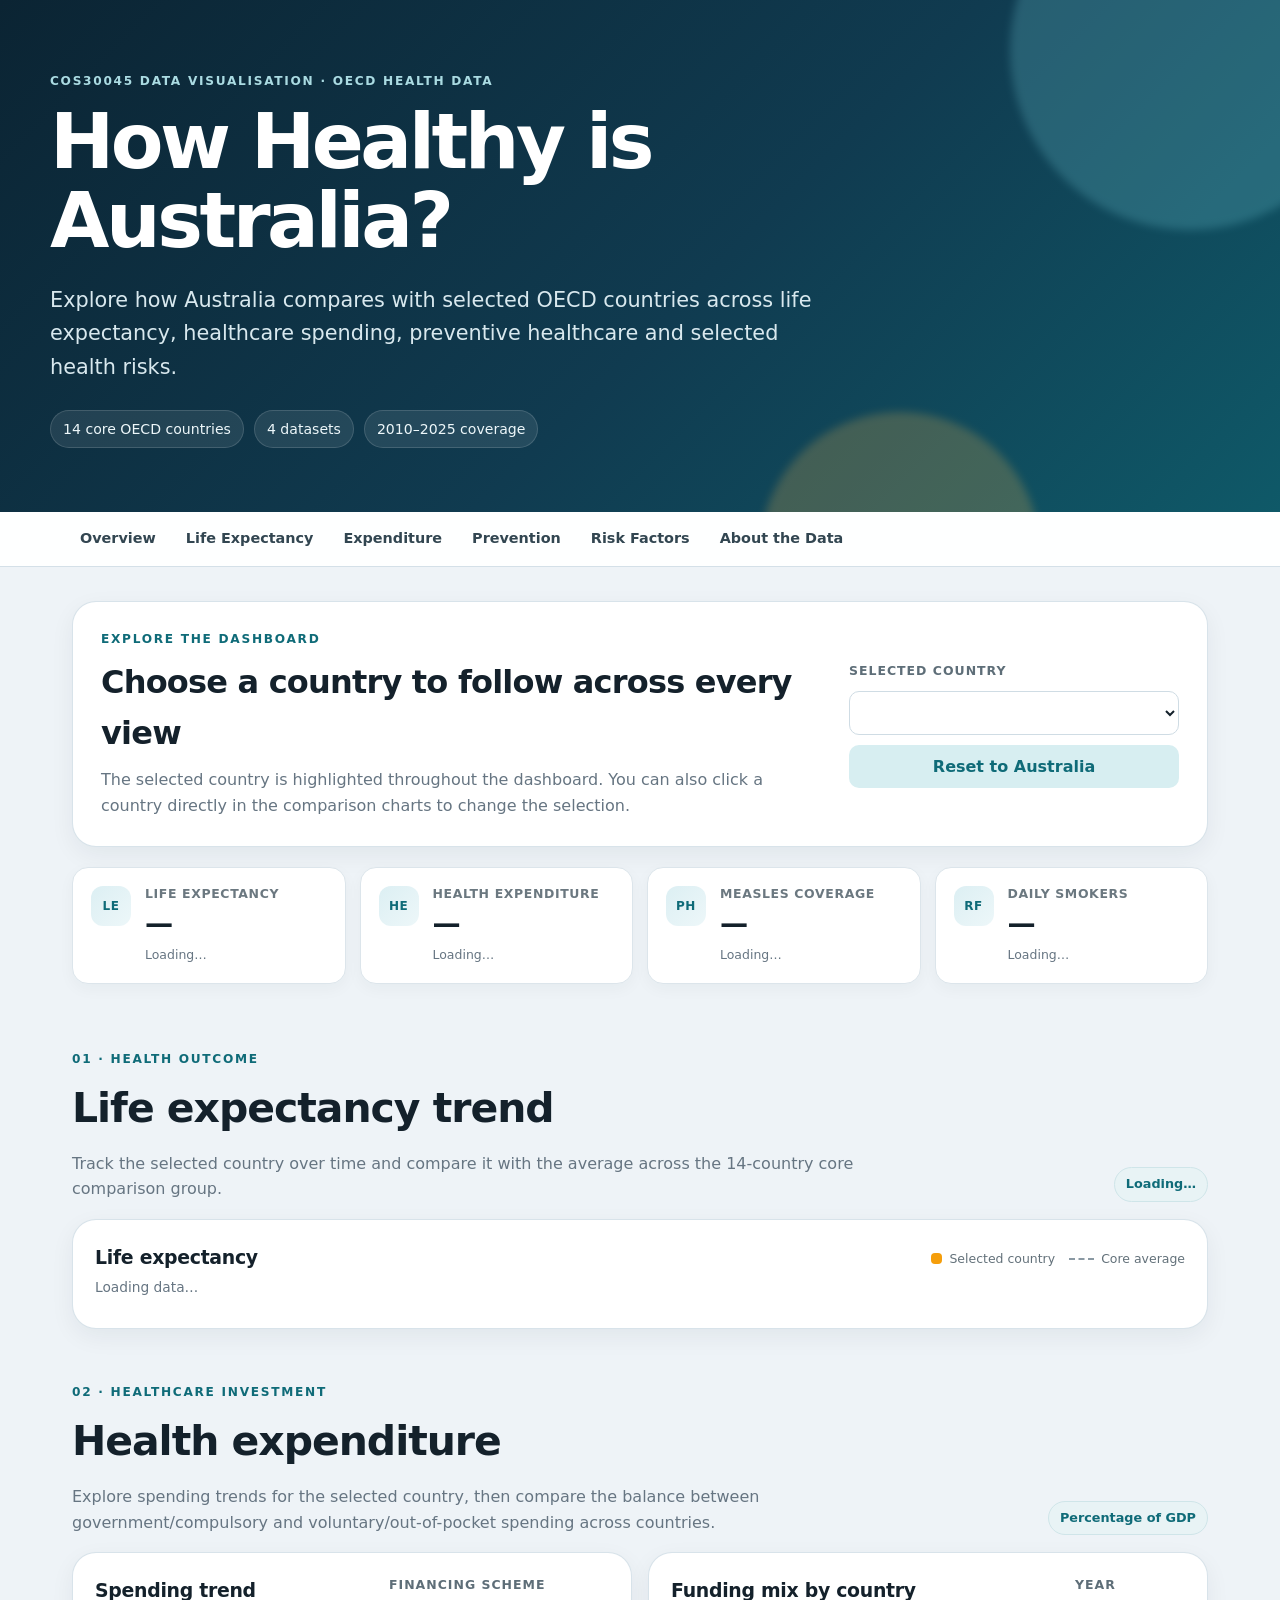
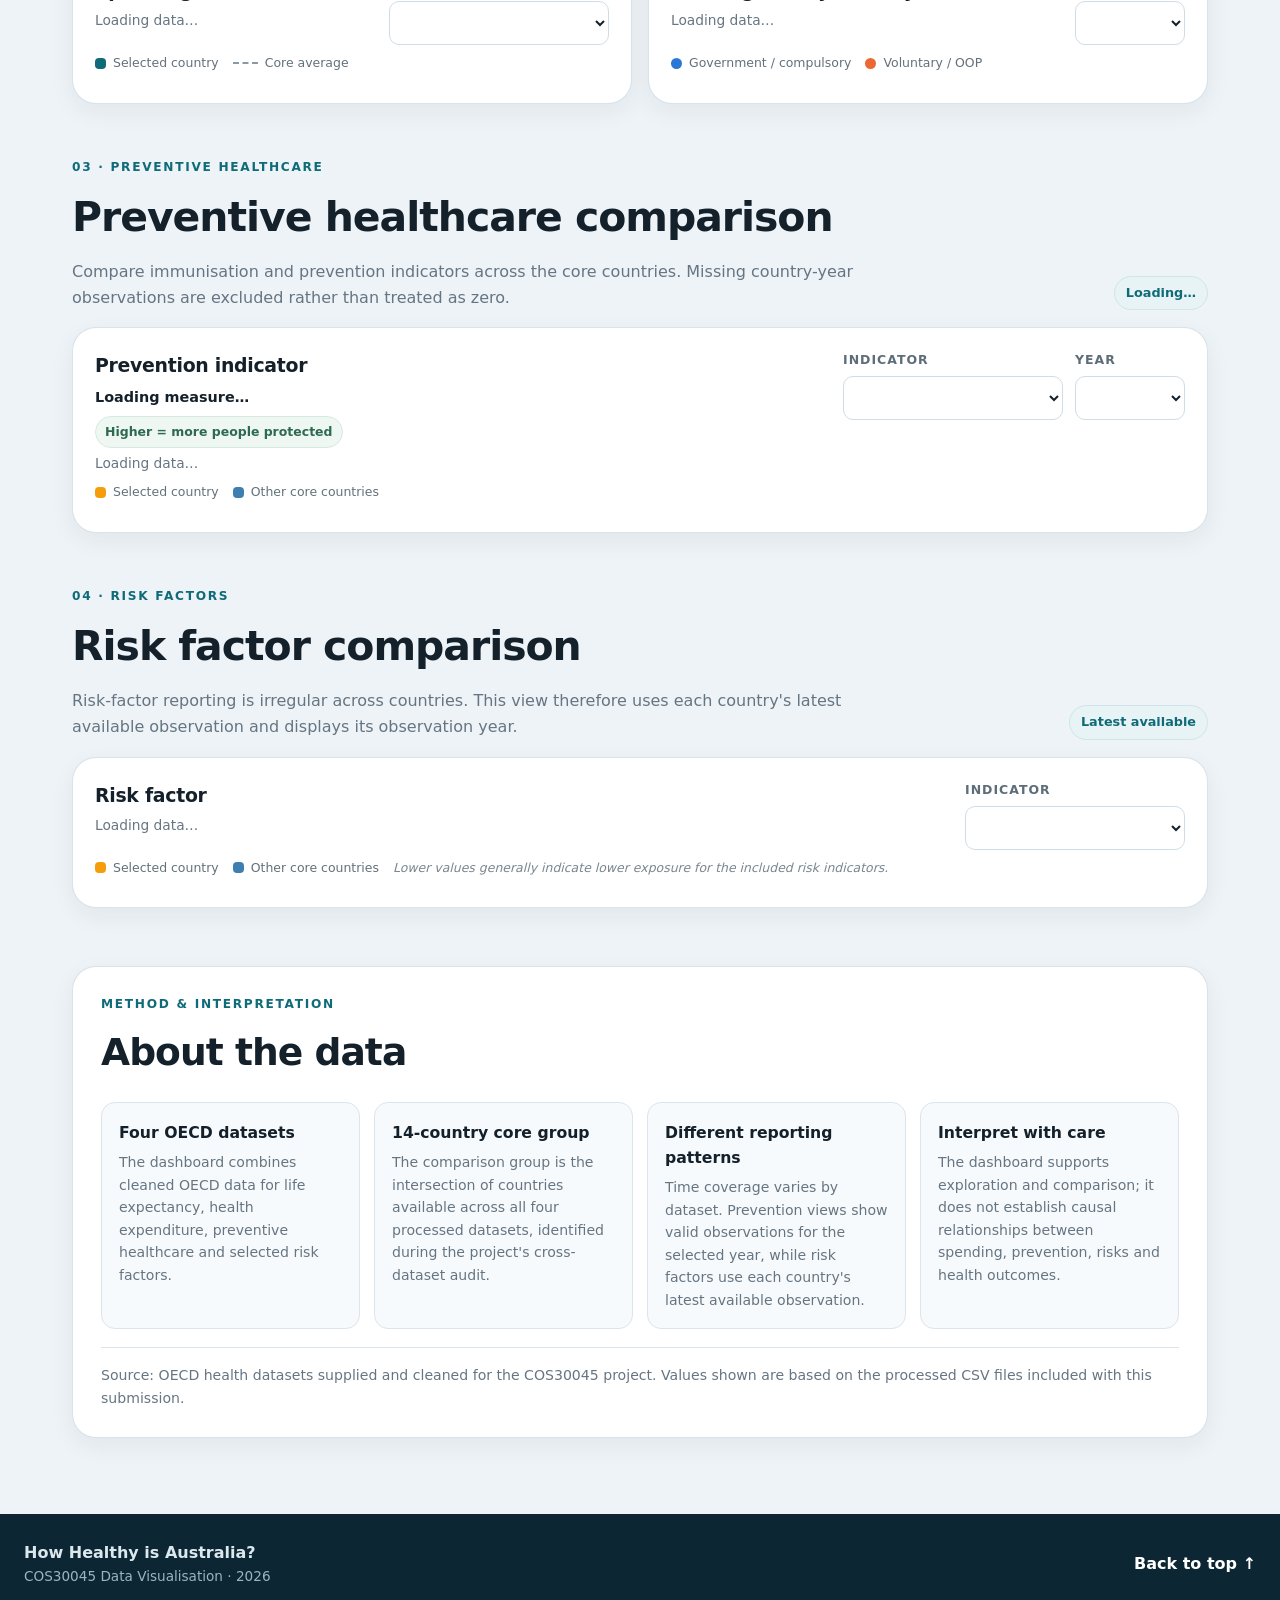
<file: index.html>
<!DOCTYPE html>
<html lang="en">
<head>
    <meta charset="UTF-8">
    <meta name="viewport" content="width=device-width, initial-scale=1.0">
    <meta name="description" content="Interactive OECD health dashboard comparing Australia with selected OECD countries across life expectancy, health expenditure, prevention and risk factors.">
    <title>How Healthy is Australia? | OECD Health Explorer</title>
    <link rel="stylesheet" href="Css/style.css">
    <script src="https://d3js.org/d3.v7.min.js"></script>
</head>
<body>
    <header class="hero" id="overview">
        <div class="hero__glow hero__glow--one" aria-hidden="true"></div>
        <div class="hero__glow hero__glow--two" aria-hidden="true"></div>
        <div class="hero__inner">
            <div class="eyebrow">COS30045 Data Visualisation · OECD Health Data</div>
            <h1>How Healthy is Australia?</h1>
            <p class="hero__lead">
                Explore how Australia compares with selected OECD countries across life expectancy,
                healthcare spending, preventive healthcare and selected health risks.
            </p>
            <div class="hero__meta" aria-label="Dashboard scope">
                <span>14 core OECD countries</span>
                <span>4 datasets</span>
                <span>2010–2025 coverage</span>
            </div>
        </div>
    </header>

    <nav class="top-nav" aria-label="Dashboard sections">
        <div class="top-nav__inner">
            <a href="#overview">Overview</a>
            <a href="#life-section">Life Expectancy</a>
            <a href="#expenditure-section">Expenditure</a>
            <a href="#prevention-section">Prevention</a>
            <a href="#risk-section">Risk Factors</a>
            <a href="#about-data">About the Data</a>
        </div>
    </nav>

    <main class="page-shell">
        <section class="control-panel" aria-labelledby="explore-title">
            <div>
                <div class="section-kicker">Explore the dashboard</div>
                <h2 id="explore-title">Choose a country to follow across every view</h2>
                <p>
                    The selected country is highlighted throughout the dashboard. You can also click
                    a country directly in the comparison charts to change the selection.
                </p>
            </div>
            <div class="global-control">
                <label for="globalCountrySelect">Selected country</label>
                <div class="select-wrap">
                    <select id="globalCountrySelect" aria-label="Selected country"></select>
                </div>
                <button type="button" class="button button--ghost" id="resetAustralia">Reset to Australia</button>
            </div>
        </section>

        <section class="summary-grid" aria-label="Selected country summary">
            <article class="summary-card">
                <div class="summary-card__icon">LE</div>
                <div class="summary-card__body">
                    <span class="summary-card__label">Life expectancy</span>
                    <strong id="summaryLifeValue">—</strong>
                    <span id="summaryLifeMeta">Loading…</span>
                </div>
            </article>
            <article class="summary-card">
                <div class="summary-card__icon">HE</div>
                <div class="summary-card__body">
                    <span class="summary-card__label">Health expenditure</span>
                    <strong id="summaryExpValue">—</strong>
                    <span id="summaryExpMeta">Loading…</span>
                </div>
            </article>
            <article class="summary-card">
                <div class="summary-card__icon">PH</div>
                <div class="summary-card__body">
                    <span class="summary-card__label" id="summaryPreventionLabel">Measles coverage</span>
                    <strong id="summaryPrevValue">—</strong>
                    <span id="summaryPrevMeta">Loading…</span>
                </div>
            </article>
            <article class="summary-card">
                <div class="summary-card__icon">RF</div>
                <div class="summary-card__body">
                    <span class="summary-card__label" id="summaryRiskLabel">Daily smokers</span>
                    <strong id="summaryRiskValue">—</strong>
                    <span id="summaryRiskMeta">Loading…</span>
                </div>
            </article>
        </section>

        <section class="dashboard-section" id="life-section" aria-labelledby="life-title">
            <div class="section-heading">
                <div>
                    <div class="section-kicker">01 · Health outcome</div>
                    <h2 id="life-title">Life expectancy trend</h2>
                    <p>
                        Track the selected country over time and compare it with the average across
                        the 14-country core comparison group.
                    </p>
                </div>
                <div class="section-badge" id="lifeCoverageBadge">Loading…</div>
            </div>
            <div class="chart-card">
                <div class="chart-toolbar">
                    <div>
                        <h3 id="lifeChartHeading">Life expectancy</h3>
                        <p id="lifeStatus" class="chart-status">Loading data…</p>
                    </div>
                    <div class="legend-inline" aria-label="Life expectancy legend">
                        <span><i class="legend-swatch legend-swatch--selected"></i> Selected country</span>
                        <span><i class="legend-line legend-line--average"></i> Core average</span>
                    </div>
                </div>
                <div id="lifeChart" class="chart-shell" role="img" aria-label="Life expectancy line chart"></div>
            </div>
        </section>

        <section class="dashboard-section" id="expenditure-section" aria-labelledby="expenditure-title">
            <div class="section-heading">
                <div>
                    <div class="section-kicker">02 · Healthcare investment</div>
                    <h2 id="expenditure-title">Health expenditure</h2>
                    <p>
                        Explore spending trends for the selected country, then compare the balance
                        between government/compulsory and voluntary/out-of-pocket spending across countries.
                    </p>
                </div>
                <div class="section-badge">Percentage of GDP</div>
            </div>

            <div class="split-grid">
                <div class="chart-card">
                    <div class="chart-toolbar chart-toolbar--stackable">
                        <div>
                            <h3>Spending trend</h3>
                            <p id="expenditureStatus" class="chart-status">Loading data…</p>
                        </div>
                        <div class="field-group">
                            <label for="financingSchemeSelect">Financing scheme</label>
                            <select id="financingSchemeSelect"></select>
                        </div>
                    </div>
                    <div class="legend-inline" aria-label="Health expenditure trend legend">
                        <span><i class="legend-swatch legend-swatch--teal"></i> Selected country</span>
                        <span><i class="legend-line legend-line--average"></i> Core average</span>
                    </div>
                    <div id="expenditureTrendChart" class="chart-shell" role="img" aria-label="Health expenditure trend chart"></div>
                </div>

                <div class="chart-card">
                    <div class="chart-toolbar chart-toolbar--stackable">
                        <div>
                            <h3>Funding mix by country</h3>
                            <p id="expenditureDumbbellStatus" class="chart-status">Loading data…</p>
                        </div>
                        <div class="field-group field-group--compact">
                            <label for="dumbbellYearSelect">Year</label>
                            <select id="dumbbellYearSelect"></select>
                        </div>
                    </div>
                    <div class="legend-inline" aria-label="Funding mix legend">
                        <span><i class="legend-dot legend-dot--gov"></i> Government / compulsory</span>
                        <span><i class="legend-dot legend-dot--vol"></i> Voluntary / OOP</span>
                    </div>
                    <div id="expenditureDumbbellChart" class="chart-shell chart-shell--tall" role="img" aria-label="Funding mix dumbbell chart"></div>
                </div>
            </div>
        </section>

        <section class="dashboard-section" id="prevention-section" aria-labelledby="prevention-title">
            <div class="section-heading">
                <div>
                    <div class="section-kicker">03 · Preventive healthcare</div>
                    <h2 id="prevention-title">Preventive healthcare comparison</h2>
                    <p>
                        Compare immunisation and prevention indicators across the core countries.
                        Missing country-year observations are excluded rather than treated as zero.
                    </p>
                </div>
                <div class="section-badge" id="preventionCoverageBadge">Loading…</div>
            </div>
            <div class="chart-card">
                <div class="chart-toolbar chart-toolbar--stackable">
                    <div>
                        <h3 id="preventionChartHeading">Prevention indicator</h3>
                        <p id="preventionMeasureLabel" class="chart-measure-label">Loading measure…</p>
                        <p id="preventionCue" class="chart-cue">Higher = more people protected</p>
                        <p id="preventionStatus" class="chart-status">Loading data…</p>
                    </div>
                    <div class="control-row">
                        <div class="field-group">
                            <label for="preventionIndicator">Indicator</label>
                            <select id="preventionIndicator"></select>
                        </div>
                        <div class="field-group field-group--compact">
                            <label for="preventionYear">Year</label>
                            <select id="preventionYear"></select>
                        </div>
                    </div>
                </div>
                <div class="legend-inline">
                    <span><i class="legend-swatch legend-swatch--selected"></i> Selected country</span>
                    <span><i class="legend-swatch legend-swatch--blue"></i> Other core countries</span>
                </div>
                <div id="preventionChart" class="chart-shell chart-shell--tall" role="img" aria-label="Preventive healthcare horizontal bar chart"></div>
            </div>
        </section>

        <section class="dashboard-section" id="risk-section" aria-labelledby="risk-title">
            <div class="section-heading">
                <div>
                    <div class="section-kicker">04 · Risk factors</div>
                    <h2 id="risk-title">Risk factor comparison</h2>
                    <p>
                        Risk-factor reporting is irregular across countries. This view therefore uses
                        each country's latest available observation and displays its observation year.
                    </p>
                </div>
                <div class="section-badge">Latest available</div>
            </div>
            <div class="chart-card">
                <div class="chart-toolbar chart-toolbar--stackable">
                    <div>
                        <h3 id="riskChartHeading">Risk factor</h3>
                        <p id="riskStatus" class="chart-status">Loading data…</p>
                    </div>
                    <div class="field-group">
                        <label for="riskIndicator">Indicator</label>
                        <select id="riskIndicator"></select>
                    </div>
                </div>
                <div class="legend-inline">
                    <span><i class="legend-swatch legend-swatch--selected"></i> Selected country</span>
                    <span><i class="legend-swatch legend-swatch--blue"></i> Other core countries</span>
                    <span class="legend-note">Lower values generally indicate lower exposure for the included risk indicators.</span>
                </div>
                <div id="riskChart" class="chart-shell chart-shell--tall" role="img" aria-label="Risk factor horizontal bar chart"></div>
            </div>
        </section>

        <section class="data-notes" id="about-data" aria-labelledby="data-notes-title">
            <div class="section-kicker">Method & interpretation</div>
            <h2 id="data-notes-title">About the data</h2>
            <div class="notes-grid">
                <article>
                    <h3>Four OECD datasets</h3>
                    <p>
                        The dashboard combines cleaned OECD data for life expectancy, health expenditure,
                        preventive healthcare and selected risk factors.
                    </p>
                </article>
                <article>
                    <h3>14-country core group</h3>
                    <p>
                        The comparison group is the intersection of countries available across all four
                        processed datasets, identified during the project's cross-dataset audit.
                    </p>
                </article>
                <article>
                    <h3>Different reporting patterns</h3>
                    <p>
                        Time coverage varies by dataset. Prevention views show valid observations for the
                        selected year, while risk factors use each country's latest available observation.
                    </p>
                </article>
                <article>
                    <h3>Interpret with care</h3>
                    <p>
                        The dashboard supports exploration and comparison; it does not establish causal
                        relationships between spending, prevention, risks and health outcomes.
                    </p>
                </article>
            </div>
            <p class="source-note">
                Source: OECD health datasets supplied and cleaned for the COS30045 project. Values shown are
                based on the processed CSV files included with this submission.
            </p>
        </section>
    </main>

    <footer class="site-footer">
        <div>
            <strong>How Healthy is Australia?</strong>
            <span>COS30045 Data Visualisation · 2026</span>
        </div>
        <a href="#overview">Back to top ↑</a>
    </footer>

    <div id="tooltip" class="tooltip" role="status" aria-live="polite"></div>
    <div id="fatalError" class="fatal-error" hidden></div>

    <script src="Js/main.js"></script>
</body>
</html>
</file>
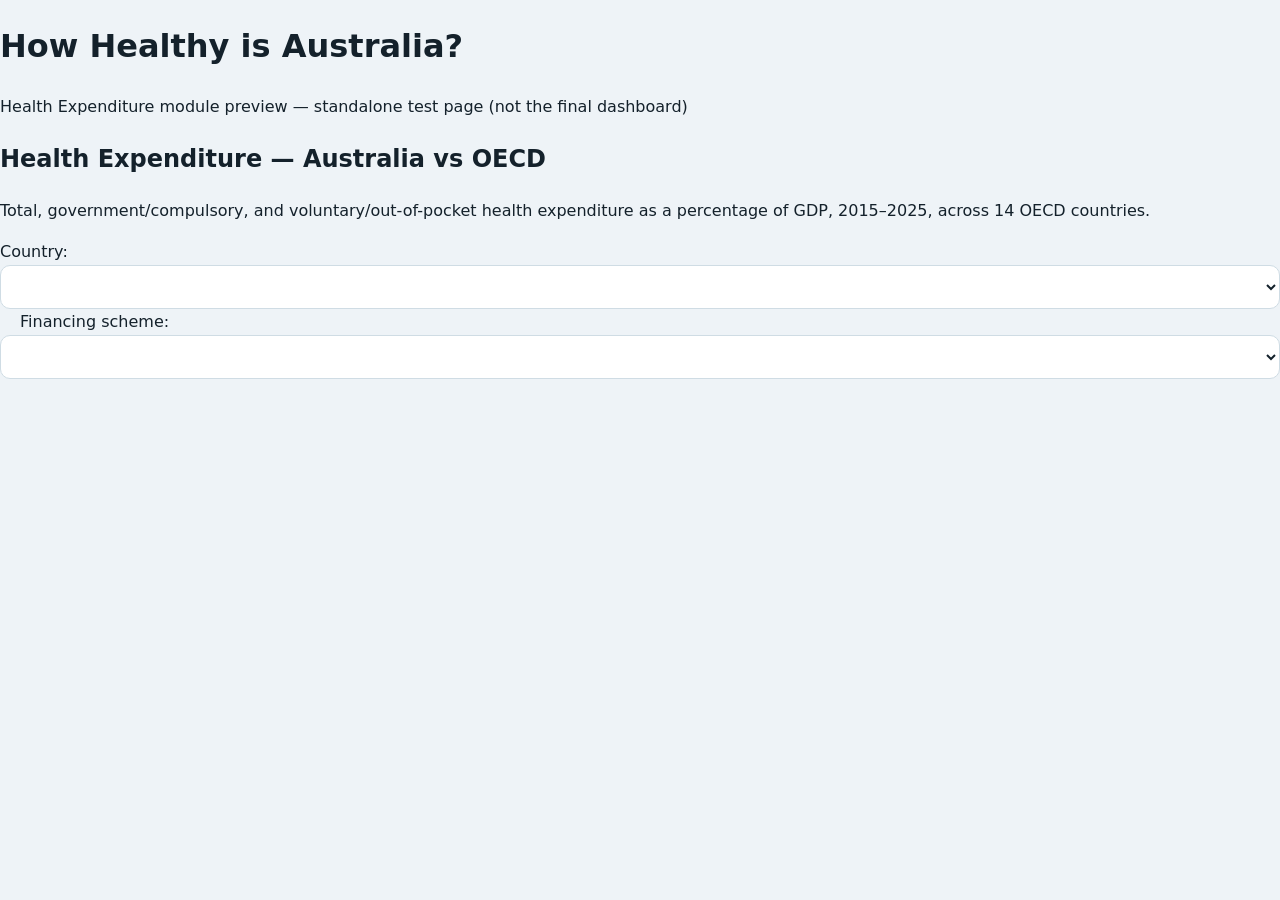
<file: Andy_expenditure.html>
<!DOCTYPE html>
<html lang="en">
<head>
    <meta charset="UTF-8">
    <title>Health Expenditure — Module Preview</title>
    <link rel="stylesheet" href="Css/style.css">
    <script src="https://d3js.org/d3.v7.min.js"></script>
</head>
<body>

    <header>
        <h1>How Healthy is Australia?</h1>
        <p>Health Expenditure module preview — standalone test page (not the final dashboard)</p>
    </header>

    <main>
        <div class="visualisation-section">
            <h2>Health Expenditure — Australia vs OECD</h2>
            <p>
                Total, government/compulsory, and voluntary/out-of-pocket health
                expenditure as a percentage of GDP, 2015–2025, across 14 OECD
                countries.
            </p>

            <div class="controls">
                <label for="expenditureCountrySelect">Country:</label>
                <select id="expenditureCountrySelect"></select>

                <label for="financingSchemeSelect" style="margin-left: 20px;">Financing scheme:</label>
                <select id="financingSchemeSelect"></select>
            </div>

            <p id="expenditureStatus"></p>

            <div id="expenditureChart"></div>
        </div>
    </main>

    <script src="Js/expenditure.js"></script>

</body>
</html>
</file>
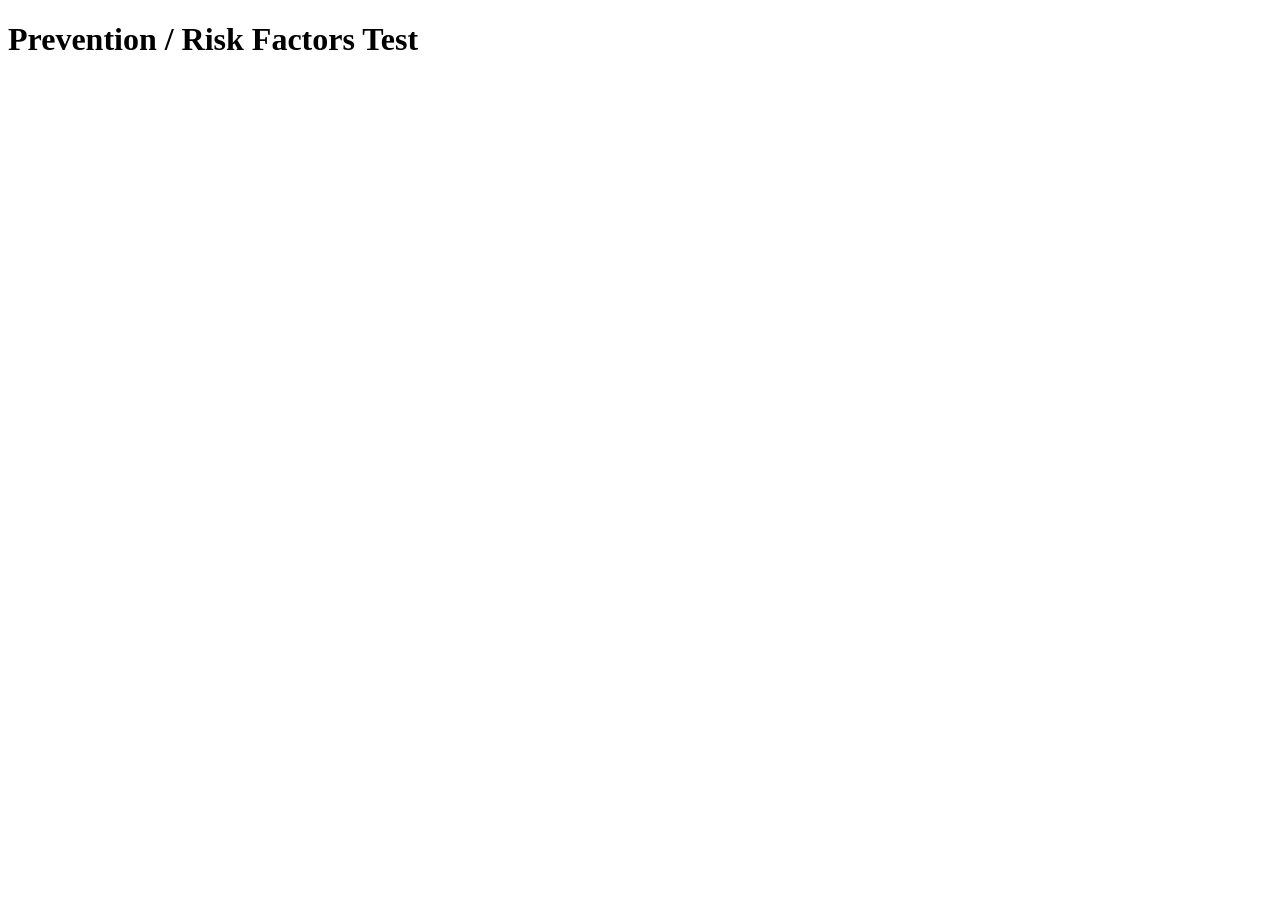
<file: test-prevention.html>
<!DOCTYPE html>
<html>
<head>
    <meta charset="UTF-8">
    <title>Charlotte Prevention Test</title>

    <script src="https://d3js.org/d3.v7.min.js"></script>
</head>

<body>

    <h1>Prevention / Risk Factors Test</h1>

    <div id="preventionChart"></div>

    <script src="Js/prevention.js"></script>

</body>
</html>
</file>
<file: Css/style.css>
:root {
    --bg: #eef3f7;
    --surface: #ffffff;
    --surface-soft: #f7fafc;
    --text: #14212b;
    --muted: #667582;
    --border: #dce5eb;
    --navy: #0d2a3a;
    --navy-2: #123d52;
    --blue: #3d7fb1;
    --blue-soft: #dbeaf5;
    --teal: #0f6b78;
    --teal-soft: #d7eef1;
    --orange: #f59e0b;
    --orange-soft: #fff0c7;
    --green: #2f855a;
    --red: #c0564a;
    --grid: #e5edf2;
    --shadow: 0 18px 40px rgba(14, 42, 58, 0.08);
    --shadow-soft: 0 8px 24px rgba(14, 42, 58, 0.06);
    --radius-lg: 24px;
    --radius-md: 16px;
    --radius-sm: 10px;
}

* {
    box-sizing: border-box;
}

html {
    scroll-behavior: smooth;
}

body {
    margin: 0;
    font-family: Inter, ui-sans-serif, system-ui, -apple-system, BlinkMacSystemFont, "Segoe UI", sans-serif;
    color: var(--text);
    background: var(--bg);
    line-height: 1.6;
}

button,
select {
    font: inherit;
}

button,
select,
a {
    -webkit-tap-highlight-color: transparent;
}

button:focus-visible,
select:focus-visible,
a:focus-visible {
    outline: 3px solid rgba(245, 158, 11, 0.35);
    outline-offset: 3px;
}

.hero {
    position: relative;
    overflow: hidden;
    background: linear-gradient(135deg, #0b2433 0%, #103b50 55%, #0f5968 100%);
    color: #fff;
    padding: 72px 24px 64px;
}

.hero__inner {
    position: relative;
    z-index: 2;
    max-width: 1180px;
    margin: 0 auto;
}

.hero__glow {
    position: absolute;
    border-radius: 999px;
    filter: blur(4px);
    opacity: 0.22;
}

.hero__glow--one {
    width: 360px;
    height: 360px;
    right: -90px;
    top: -130px;
    background: #7bd7e4;
}

.hero__glow--two {
    width: 280px;
    height: 280px;
    right: 240px;
    bottom: -180px;
    background: #f7b84b;
}

.eyebrow,
.section-kicker {
    text-transform: uppercase;
    letter-spacing: 0.14em;
    font-size: 0.76rem;
    font-weight: 800;
}

.eyebrow {
    color: #aadbe2;
    margin-bottom: 12px;
}

.hero h1 {
    margin: 0;
    font-size: clamp(2.5rem, 6vw, 5rem);
    line-height: 1.02;
    letter-spacing: -0.045em;
    max-width: 850px;
}

.hero__lead {
    max-width: 780px;
    font-size: clamp(1.05rem, 2vw, 1.3rem);
    color: #d8e8ee;
    margin: 24px 0 26px;
}

.hero__meta {
    display: flex;
    flex-wrap: wrap;
    gap: 10px;
}

.hero__meta span {
    display: inline-flex;
    align-items: center;
    min-height: 34px;
    padding: 7px 12px;
    border-radius: 999px;
    background: rgba(255,255,255,0.09);
    border: 1px solid rgba(255,255,255,0.14);
    font-size: 0.88rem;
    color: #edf7fa;
}

.top-nav {
    position: sticky;
    top: 0;
    z-index: 50;
    background: rgba(255,255,255,0.94);
    backdrop-filter: blur(14px);
    border-bottom: 1px solid rgba(205, 219, 228, 0.85);
}

.top-nav__inner {
    max-width: 1180px;
    margin: 0 auto;
    padding: 0 18px;
    display: flex;
    gap: 6px;
    overflow-x: auto;
    scrollbar-width: none;
}

.top-nav__inner::-webkit-scrollbar {
    display: none;
}

.top-nav a {
    color: #324651;
    text-decoration: none;
    padding: 15px 12px 13px;
    white-space: nowrap;
    border-bottom: 3px solid transparent;
    font-size: 0.9rem;
    font-weight: 700;
}

.top-nav a:hover {
    color: var(--teal);
    border-bottom-color: var(--teal);
}

.page-shell {
    max-width: 1180px;
    margin: 0 auto;
    padding: 34px 22px 76px;
}

.control-panel,
.chart-card,
.data-notes {
    background: var(--surface);
    border: 1px solid rgba(214, 226, 233, 0.95);
    box-shadow: var(--shadow-soft);
}

.control-panel {
    border-radius: var(--radius-lg);
    padding: 28px;
    display: grid;
    grid-template-columns: minmax(0, 1fr) minmax(250px, 330px);
    gap: 28px;
    align-items: center;
}

.section-kicker {
    color: var(--teal);
    margin-bottom: 7px;
}

.control-panel h2,
.section-heading h2,
.data-notes h2 {
    margin: 0;
    letter-spacing: -0.025em;
}

.control-panel h2 {
    font-size: clamp(1.45rem, 2.5vw, 2rem);
}

.control-panel p,
.section-heading p,
.data-notes p {
    color: var(--muted);
}

.control-panel p {
    margin: 8px 0 0;
}

.global-control {
    display: grid;
    gap: 10px;
}

.global-control label,
.field-group label {
    font-size: 0.78rem;
    text-transform: uppercase;
    letter-spacing: 0.08em;
    font-weight: 800;
    color: #5e6e78;
}

select {
    width: 100%;
    min-height: 44px;
    padding: 10px 38px 10px 12px;
    border: 1px solid #cfdce4;
    border-radius: 10px;
    background: #fff;
    color: var(--text);
    font-size: 0.95rem;
    cursor: pointer;
}

select:hover {
    border-color: #9fb4c0;
}

.button {
    min-height: 42px;
    border-radius: 10px;
    border: 0;
    padding: 9px 13px;
    cursor: pointer;
    font-weight: 750;
}

.button--ghost {
    color: var(--teal);
    background: var(--teal-soft);
}

.button--ghost:hover {
    background: #c5e5e9;
}

.summary-grid {
    margin: 20px 0 12px;
    display: grid;
    grid-template-columns: repeat(4, minmax(0, 1fr));
    gap: 14px;
}

.summary-card {
    min-width: 0;
    background: var(--surface);
    border: 1px solid var(--border);
    border-radius: var(--radius-md);
    padding: 18px;
    display: flex;
    gap: 14px;
    align-items: flex-start;
    box-shadow: 0 5px 16px rgba(14,42,58,0.04);
}

.summary-card__icon {
    width: 40px;
    height: 40px;
    border-radius: 12px;
    display: grid;
    place-items: center;
    flex: 0 0 auto;
    background: linear-gradient(135deg, #dceff3, #edf7f9);
    color: var(--teal);
    font-weight: 900;
    font-size: 0.75rem;
    letter-spacing: 0.04em;
}

.summary-card__body {
    min-width: 0;
    display: grid;
    gap: 1px;
}

.summary-card__label {
    font-size: 0.78rem;
    font-weight: 800;
    color: #6b7880;
    text-transform: uppercase;
    letter-spacing: 0.05em;
    line-height: 1.35;
}

.summary-card strong {
    font-size: clamp(1.35rem, 2.2vw, 1.85rem);
    line-height: 1.15;
    letter-spacing: -0.025em;
    margin-top: 4px;
}

.summary-card__body > span:last-child {
    color: var(--muted);
    font-size: 0.78rem;
    margin-top: 3px;
}

.dashboard-section {
    scroll-margin-top: 72px;
    padding-top: 54px;
}

.section-heading {
    display: grid;
    grid-template-columns: minmax(0, 1fr) auto;
    gap: 22px;
    align-items: end;
    margin-bottom: 17px;
}

.section-heading h2 {
    font-size: clamp(1.8rem, 3.2vw, 2.65rem);
}

.section-heading p {
    margin: 9px 0 0;
    max-width: 820px;
}

.section-badge {
    align-self: end;
    display: inline-flex;
    align-items: center;
    justify-content: center;
    min-height: 34px;
    padding: 6px 11px;
    background: #e8f3f5;
    color: var(--teal);
    border: 1px solid #cfe5e9;
    border-radius: 999px;
    font-size: 0.8rem;
    font-weight: 800;
    white-space: nowrap;
}

.chart-card {
    border-radius: var(--radius-lg);
    padding: 22px;
    overflow: hidden;
}

.chart-toolbar {
    display: flex;
    justify-content: space-between;
    gap: 22px;
    align-items: flex-start;
    margin-bottom: 8px;
}

.chart-toolbar h3 {
    margin: 0;
    font-size: 1.18rem;
    letter-spacing: -0.015em;
}

.chart-status {
    margin: 4px 0 0;
    color: var(--muted);
    font-size: 0.86rem;
}

.chart-measure-label {
    margin: 6px 0 0;
    color: var(--text);
    font-size: 0.9rem;
    font-weight: 750;
}

.chart-cue {
    display: inline-flex;
    align-items: center;
    gap: 6px;
    margin: 7px 0 0;
    padding: 5px 9px;
    border-radius: 999px;
    background: #eef7f2;
    border: 1px solid #d7eadf;
    color: #2d6a4f;
    font-size: 0.78rem;
    font-weight: 800;
}

.control-row {
    display: flex;
    gap: 12px;
    align-items: end;
}

.field-group {
    display: grid;
    gap: 6px;
    min-width: 220px;
}

.field-group--compact {
    min-width: 110px;
}

.legend-inline {
    display: flex;
    flex-wrap: wrap;
    gap: 14px;
    align-items: center;
    color: #63717a;
    font-size: 0.78rem;
    margin: 7px 0 2px;
}

.legend-inline span {
    display: inline-flex;
    align-items: center;
    gap: 7px;
}

.legend-note {
    color: #7a8790;
    font-style: italic;
}

.legend-swatch,
.legend-dot {
    display: inline-block;
    width: 11px;
    height: 11px;
    border-radius: 4px;
}

.legend-dot {
    border-radius: 999px;
}

.legend-swatch--selected {
    background: var(--orange);
}

.legend-swatch--blue {
    background: var(--blue);
}

.legend-swatch--teal {
    background: var(--teal);
}

.legend-dot--gov {
    background: #2a78d6;
}

.legend-dot--vol {
    background: #eb6834;
}

.legend-line {
    display: inline-block;
    width: 25px;
    height: 0;
    border-top: 2px dashed #8a99a3;
}

.split-grid {
    display: grid;
    grid-template-columns: 1fr 1fr;
    gap: 16px;
}

.chart-shell {
    width: 100%;
    min-width: 0;
    margin-top: 8px;
}

.chart-shell svg {
    display: block;
    width: 100%;
    height: auto;
    overflow: visible;
}

.chart-shell--tall svg {
    min-height: 380px;
}

.chart-title-svg {
    font-weight: 800;
    fill: var(--text);
    font-size: 15px;
}

.axis-label-svg {
    fill: #64727b;
    font-size: 12px;
    font-weight: 700;
}

.tick text {
    fill: #65737d;
    font-size: 11px;
}

.domain,
.tick line {
    stroke: #bdcbd4;
}

.grid line {
    stroke: var(--grid);
}

.grid .domain {
    stroke: none;
}

.interactive-mark {
    cursor: pointer;
}

.interactive-mark:hover {
    filter: brightness(0.96);
}

.data-notes {
    scroll-margin-top: 72px;
    margin-top: 58px;
    border-radius: var(--radius-lg);
    padding: 28px;
}

.data-notes h2 {
    font-size: clamp(1.7rem, 3vw, 2.35rem);
}

.notes-grid {
    margin-top: 20px;
    display: grid;
    grid-template-columns: repeat(4, minmax(0, 1fr));
    gap: 14px;
}

.notes-grid article {
    background: var(--surface-soft);
    border: 1px solid var(--border);
    border-radius: 14px;
    padding: 17px;
}

.notes-grid h3 {
    margin: 0 0 6px;
    font-size: 0.98rem;
}

.notes-grid p,
.source-note {
    margin: 0;
    font-size: 0.88rem;
}

.source-note {
    border-top: 1px solid var(--border);
    padding-top: 16px;
    margin-top: 18px;
}

.site-footer {
    background: #0d2634;
    color: #dbe9ee;
    padding: 26px 24px;
    display: flex;
    justify-content: space-between;
    gap: 22px;
    align-items: center;
}

.site-footer > div {
    display: grid;
}

.site-footer span {
    color: #9eb4be;
    font-size: 0.85rem;
}

.site-footer a {
    color: #fff;
    text-decoration: none;
    font-weight: 700;
}

.tooltip {
    position: fixed;
    z-index: 1000;
    pointer-events: none;
    max-width: 280px;
    background: rgba(10, 31, 42, 0.96);
    color: #fff;
    padding: 11px 13px;
    border-radius: 10px;
    box-shadow: 0 14px 36px rgba(0,0,0,0.2);
    font-size: 0.82rem;
    line-height: 1.45;
    opacity: 0;
    transform: translateY(4px);
    transition: opacity 120ms ease, transform 120ms ease;
}

.tooltip.is-visible {
    opacity: 1;
    transform: translateY(0);
}

.tooltip strong {
    display: block;
    font-size: 0.9rem;
    margin-bottom: 3px;
}

.fatal-error {
    position: sticky;
    bottom: 18px;
    z-index: 2000;
    max-width: 720px;
    margin: 0 auto 18px;
    background: #fff4f2;
    color: #7e2d27;
    border: 1px solid #f1b6ae;
    border-radius: 12px;
    padding: 13px 16px;
    box-shadow: var(--shadow);
}

@media (max-width: 1020px) {
    .summary-grid,
    .notes-grid {
        grid-template-columns: repeat(2, minmax(0, 1fr));
    }

    .split-grid {
        grid-template-columns: 1fr;
    }
}

@media (max-width: 760px) {
    .hero {
        padding: 54px 18px 46px;
    }

    .page-shell {
        padding: 24px 14px 60px;
    }

    .control-panel {
        grid-template-columns: 1fr;
        padding: 21px;
    }

    .section-heading {
        grid-template-columns: 1fr;
        align-items: start;
    }

    .section-badge {
        justify-self: start;
    }

    .chart-card {
        padding: 16px 12px;
        border-radius: 18px;
    }

    .chart-toolbar,
    .chart-toolbar--stackable {
        flex-direction: column;
        align-items: stretch;
    }

    .control-row {
        flex-direction: column;
        align-items: stretch;
    }

    .field-group,
    .field-group--compact {
        min-width: 0;
        width: 100%;
    }

    .site-footer {
        flex-direction: column;
        align-items: flex-start;
    }
}

@media (max-width: 520px) {
    .summary-grid,
    .notes-grid {
        grid-template-columns: 1fr;
    }

    .hero h1 {
        font-size: 2.55rem;
    }

    .top-nav a {
        padding-left: 10px;
        padding-right: 10px;
    }
}

@media (prefers-reduced-motion: reduce) {
    html {
        scroll-behavior: auto;
    }

    *,
    *::before,
    *::after {
        animation-duration: 0.01ms !important;
        animation-iteration-count: 1 !important;
        transition-duration: 0.01ms !important;
    }
}
</file>
